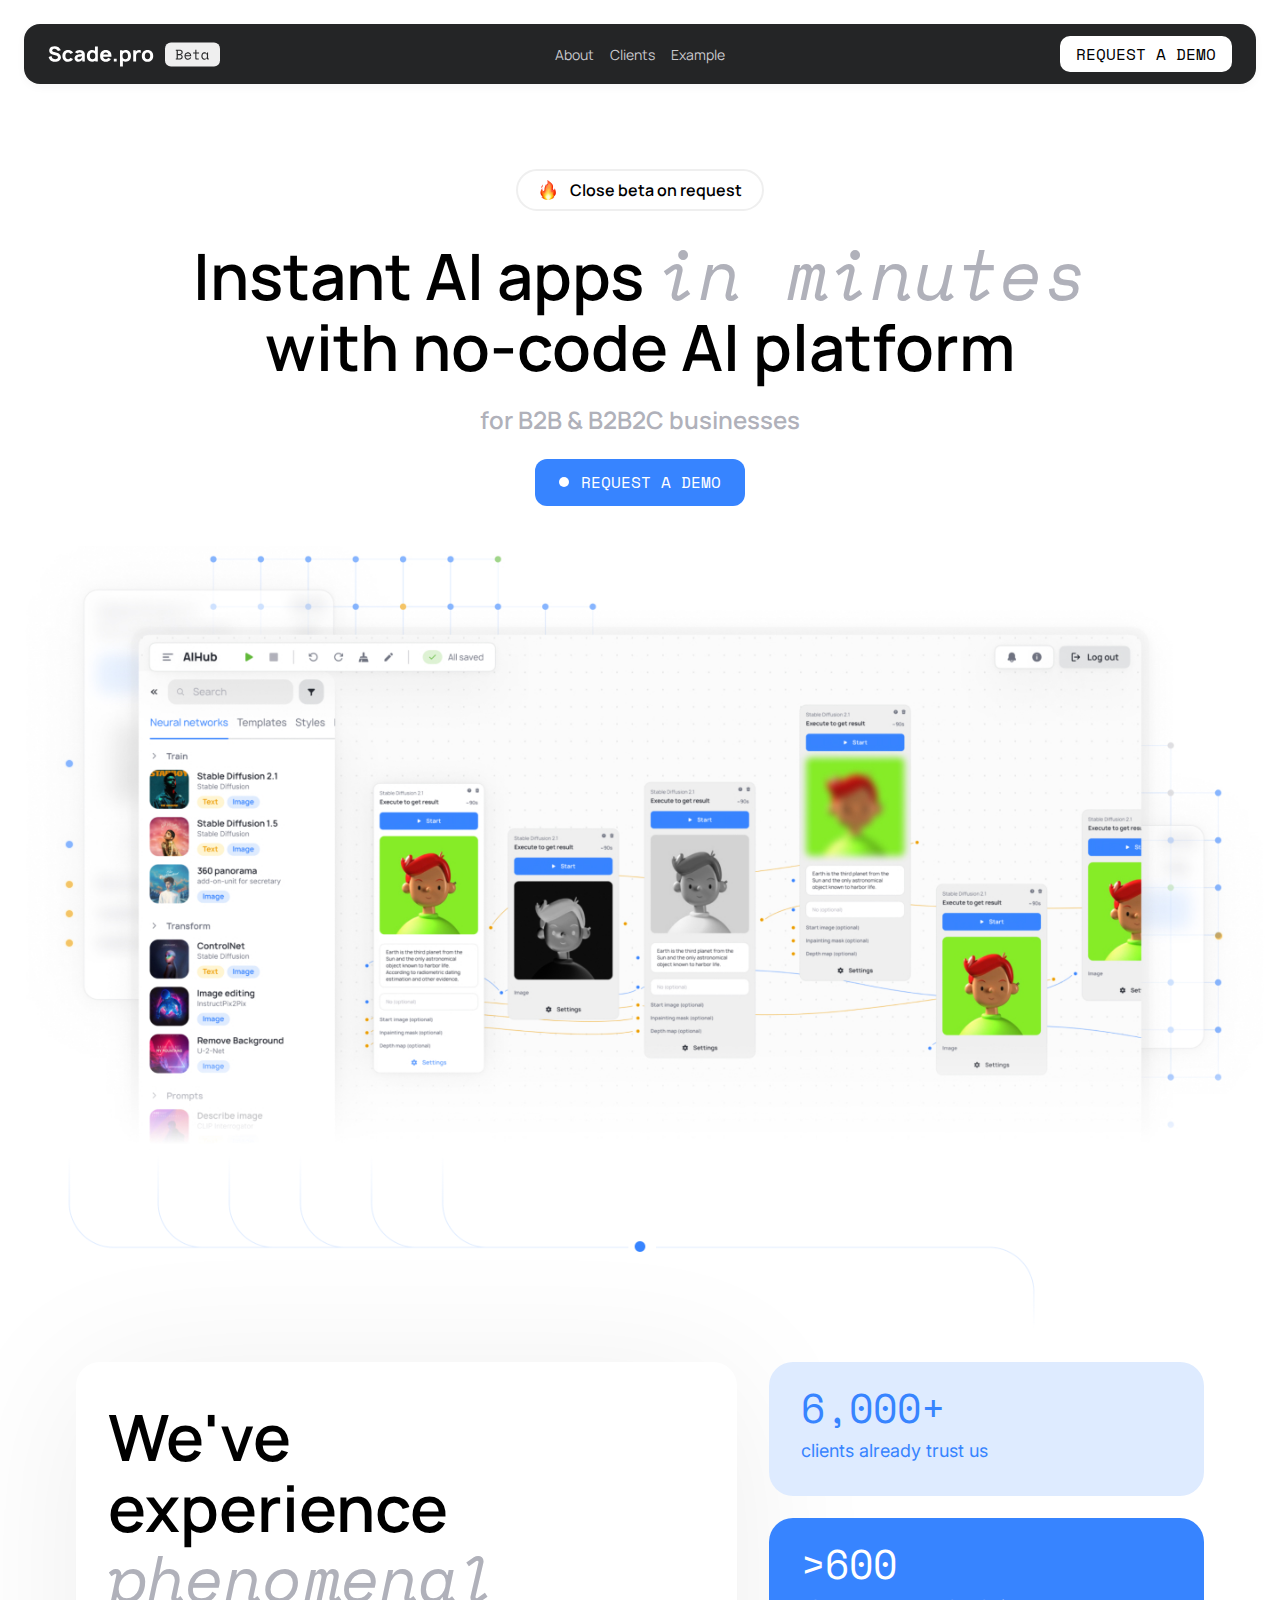
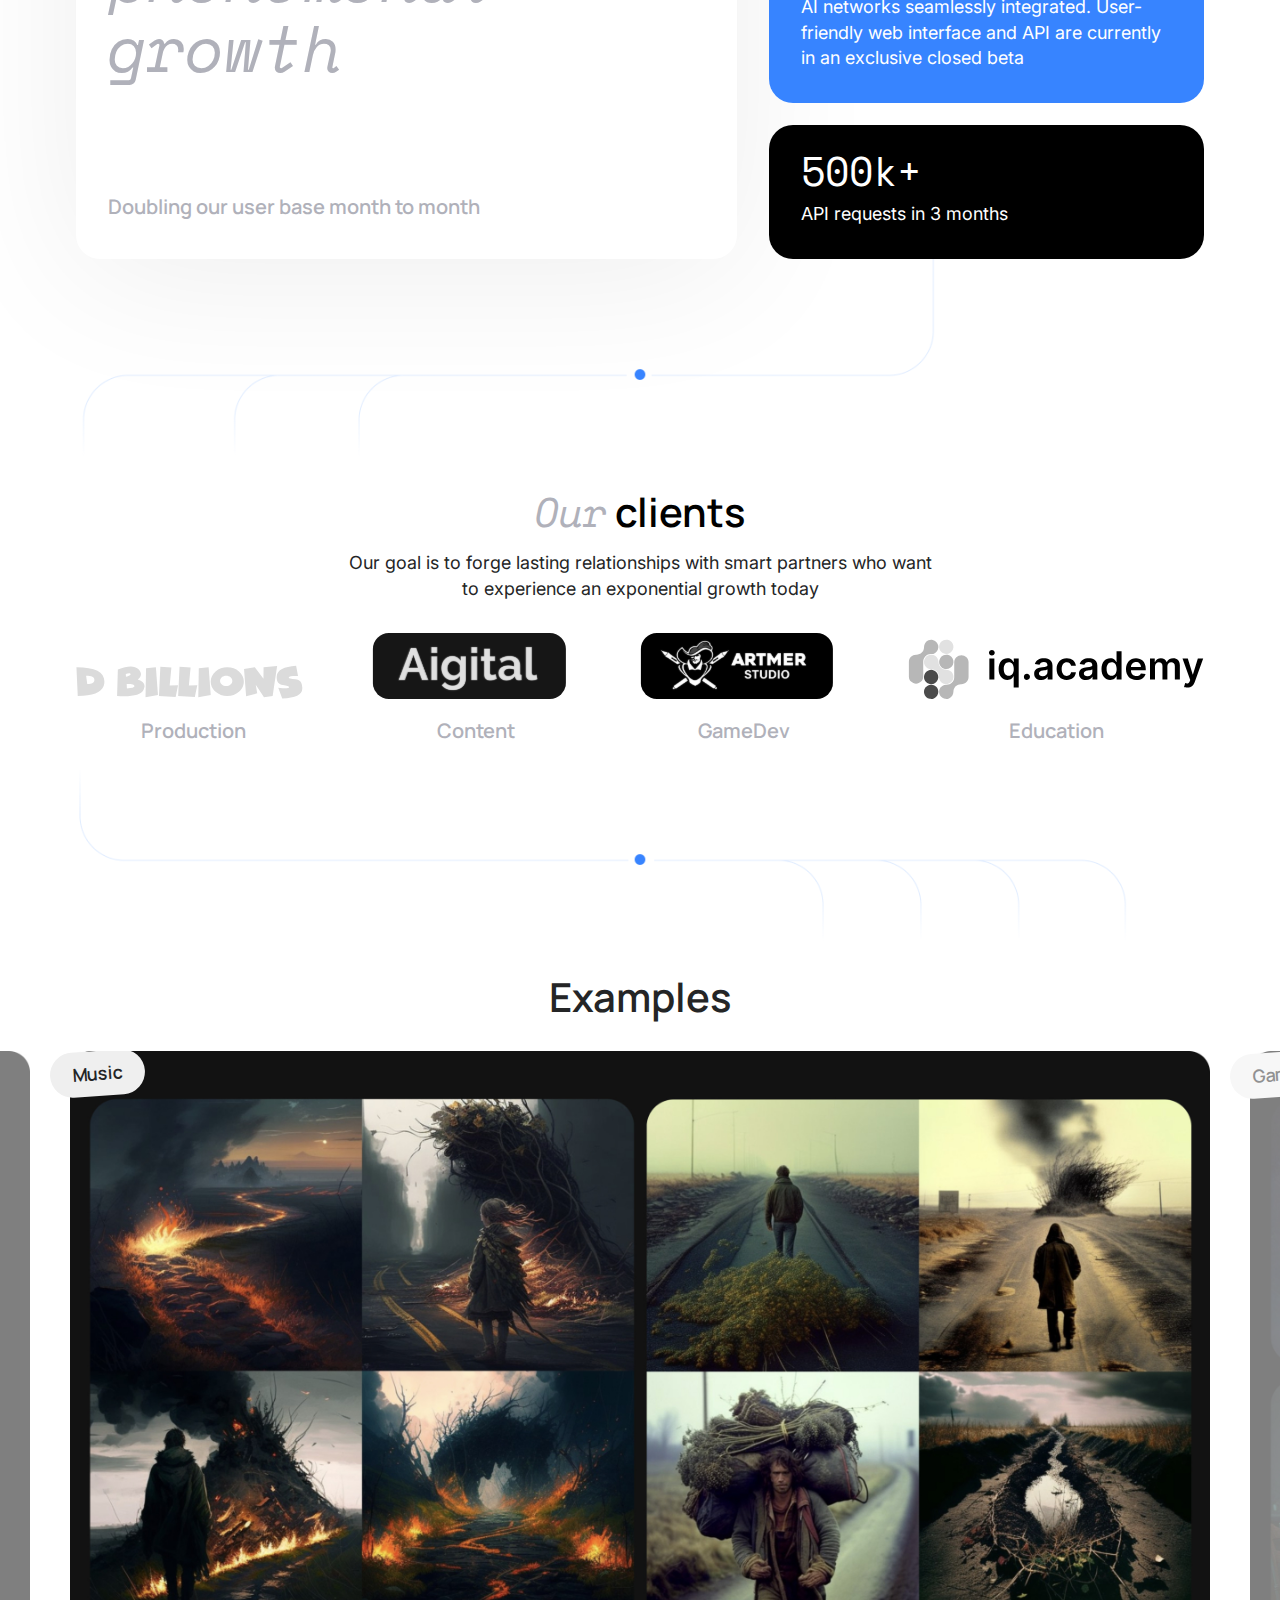
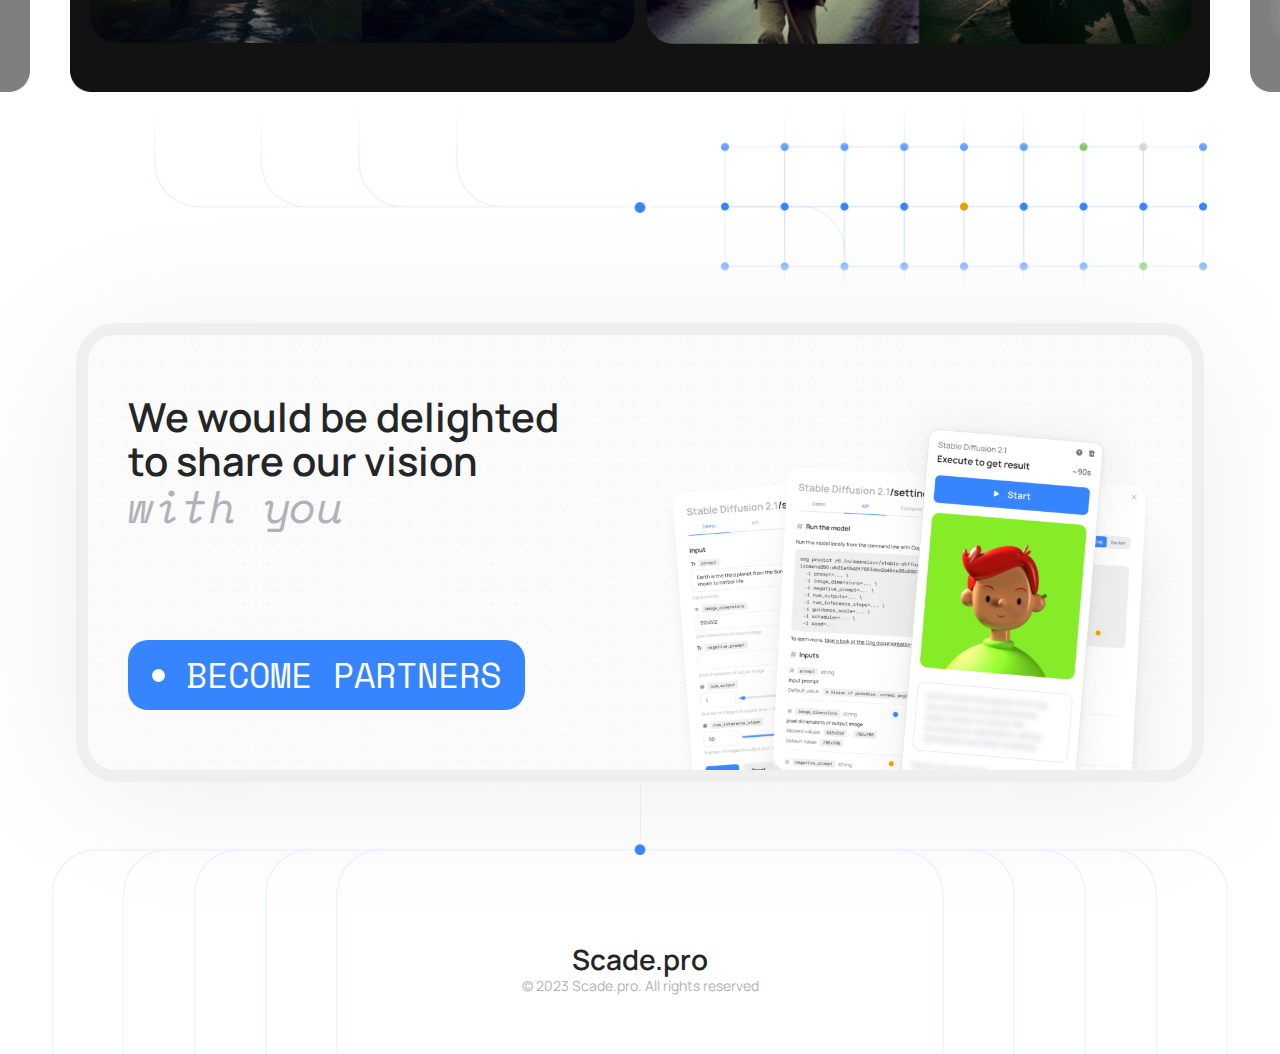
<file: index.html>
<!DOCTYPE html>
<html lang="en">
  <head>
    <meta charset="UTF-8" />
    <meta http-equiv="X-UA-Compatible" content="IE=edge" />
    <meta name="viewport" content="width=device-width, initial-scale=1.0" />
    <title>Scade - instant AI Apps in minutes with no code platform</title>
    <link rel="stylesheet" href="./styles/css/reset.css" />
    <link rel="stylesheet" href="./styles/css/swiper.min.css"/>
    <link rel="stylesheet" href="./styles/css/style.min.css" />
    <link rel="icon" type="image/ico" href="./img/icn_favicon.ico">
  </head>
  <body>
    <div class="overlay-block display-none"></div>
<div class="popup-wr">
      <form id="myForm" class="popup display-none">
        <img class="popup__close-btn" src="./img/icn_popup_close.svg" alt="close button">
      <h5 class="popup__title">Contact with us</h5>
      <input class="popup__input" type="text" name="name" id="name" placeholder="Your name">
      <input class="popup__input" type="text" name="email" id="email" placeholder="Your email / phone number">
       <div class="popup__conditions-wr">
        <input class="popup__checkbox" type="checkbox" name="" id="">
        <p class="popup__conditions">I have read and agree with the <a href="privacyPolicy.html" target="_blank">Privacy Policy and Terms of Use</a></p>
       </div>
       <button type="submit" class="popup__btn disabled">send</button>
    </form>
</div>
 <div class="content-wr">
     <section class="header">
      <div class="header__cnt-wr">
        <div class="header__logo-wr">
          <img src="./img/cnt_header_logo.svg" alt="Scade.pro beta" />
        </div>
        <ul class="header__nav">
          <li><a href="#about">About</a></li>
          <li><a href="#clients">Clients</a</li>
          <li><a href="#example">Example</a></li>
        </ul>
        <button class="header__btn">Request a demo</button>
        <div class="burger-menu">
          <div class="line"></div>
          <div class="line"></div>
          <div class="line"></div>
        </div>
      </div>
      <div class="mobile-menu display-none">
         <ul class="mobile-menu__nav">
          <li><a href="#about">About</a></li>
          <li><a href="#clients">Clients</a</li>
          <li><a href="#example">Example</a></li>
        </ul>
        <button class="mobile-menu__btn">Request a demo</button>
      </div>
    </section>
    <section class="h1-block">
      <div class="beta-label">
        <img src="./img/icn_flame.svg" alt="Flame Icon" />
        <p>Close beta on request</p>
      </div>
      <h1 class="h1-block__title">
        Instant AI apps
        <span class="h1-block__title--span">in&nbsp;minutes</span> with no-code AI
        platform
      </h1>
      <h2 class="h1-block__subtitile">for B2B & B2B2C businesses</h2>
      <button class="h1-block__btn">
        <div class="h1-block__btn--icn"></div>
        Request a demo
      </button>
    </section>
    <div class="main-img-wr">
      <img
        class="main-img-wr__top-img"
        src="./img/bg_main_img_top.jpg"
        alt="hero image"
      />
      <img
        class="main-img-wr__bottom-img"
        src="./img/bg_main_img_bottom.png"
        alt="background lines"
      />
    </div>
    <section  id="about" class="about">
      <div class="about__flex-wr">
        <div class="about__left-col left-col">
          <h3 class="left-col__title">
            We've<br />
            experience
            <span class="left-col__title--span">phenomenal growth</span>
          </h3>
          <p class="left-col__text">Doubling our user base month to month</p>
        </div>
        <div class="about__right-col right-col">
          <div class="right-col__first-block">
            <h3>6,000+</h3>
            <p>clients already trust us</p>
          </div>
          <div class="right-col__second-block">
            <h3>>600</h3>
            <p>
              AI networks seamlessly integrated. User-friendly web interface and
              API are currently in an exclusive closed beta
            </p>
          </div>
          <div class="right-col__third-block">
            <h3>500k+</h3>
            <p>API requests in 3 months</p>
          </div>
        </div>
      </div>
    </section>
    <div class="bg-img-wr">
      <img
        class="bg-img-wr__img"
        src="./img/bg_img_2.png"
        alt="background lines"
      />
    </div>
    <section id="clients" class="clients">
      <div class="clients__text-block">
        <h3 class="clients__title">
          <span class="clients__title--span">Our</span> clients
        </h3>
        <p class="clients__text">
          Our goal is to forge lasting relationships with smart partners who
          want to experience an exponential growth today
        </p>
      </div>
      <ul class="clients__list">
        <li class="clients__list-item">
          <img src="./img/cnt_client_first.svg" alt="" class="clients__img" />
          <p class="clients__description">Production</p>
        </li>
        <li class="clients__list-item">
          <img src="./img/cnt_client_second.svg" alt="" class="clients__img" />
          <p class="clients__description">Content</p>
        </li>
        <li class="clients__list-item">
          <img src="./img/cnt_client_third.svg" alt="" class="clients__img" />
          <p class="clients__description">GameDev</p>
        </li>
        <li class="clients__list-item">
          <img src="./img/cnt_client_fourth.svg" alt="" class="clients__img" />
          <p class="clients__description">Education</p>
        </li>
      </ul>
    </section>
    <div class="bg-img-wr">
      <img
        class="bg-img-wr__img"
        src="./img/bg_img_3.png"
        alt="background lines"
      />
    </div>
    <div id="example" class="slider">
      <h5 class="slider__title"">Examples</h5>
      <div class="swiper slider__holder">
        <div class="slider__slider-track swiper-wrapper">
          <div class="slider__slide swiper-slide">
            <img src="./img/cnt_slider_img_music.jpg" alt="" class="slider__slide-img" />
                       <div class="slider__slide-label">
              <p>Music</p>
            </div>
          </div>
          <div class="slider__slide swiper-slide">
            <img src="./img/cnt_slider_img_gamedev.jpg" alt="" class="slider__slide-img" />
                        <div class="slider__slide-label">
              <p>GameDev</p>
            </div>
          </div>
          <div class="slider__slide swiper-slide">
            <img src="./img/cnt_slider_img_avatars.jpg" alt="" class="slider__slide-img" />
            <div class="slider__slide-label">
              <p>Avatars</p>
            </div>
          </div>
        </div>
      </div>
    </div>
     <div class="bg-img-wr">
      <img
        class="bg-img-wr__img"
        src="./img/bg_img_4.png"
        alt="background lines"
      />
    </div>
    <div class="card-wr">
            <div class="card">
        <div class="card__cnt">
            <h4 class="card__title">
                We would be delighted to share our vision <br><span class="card__title--span">with you</span>
            </h4>
            <button class="card__btn">
                <div class="card__btn--icn"></div>
                 Become&nbsp;partners
            </button>
        </div>
        <img class="card__img" src="./img/cnt_card_img.svg" alt="">
    </div>
    </div>
    <section class="footer">
         <div class="footer__cnt-wr">
            <h4 class="footer__title">Scade.pro</h4>
            <p class="footer__text">© 2023 Scade.pro. All rights reserved</p>
         </div>
    </section>
 </div>
    <script src="./js/swiper.js"></script>
    <script src="./js/index.js"></script>
  </body>
</html>
</file>
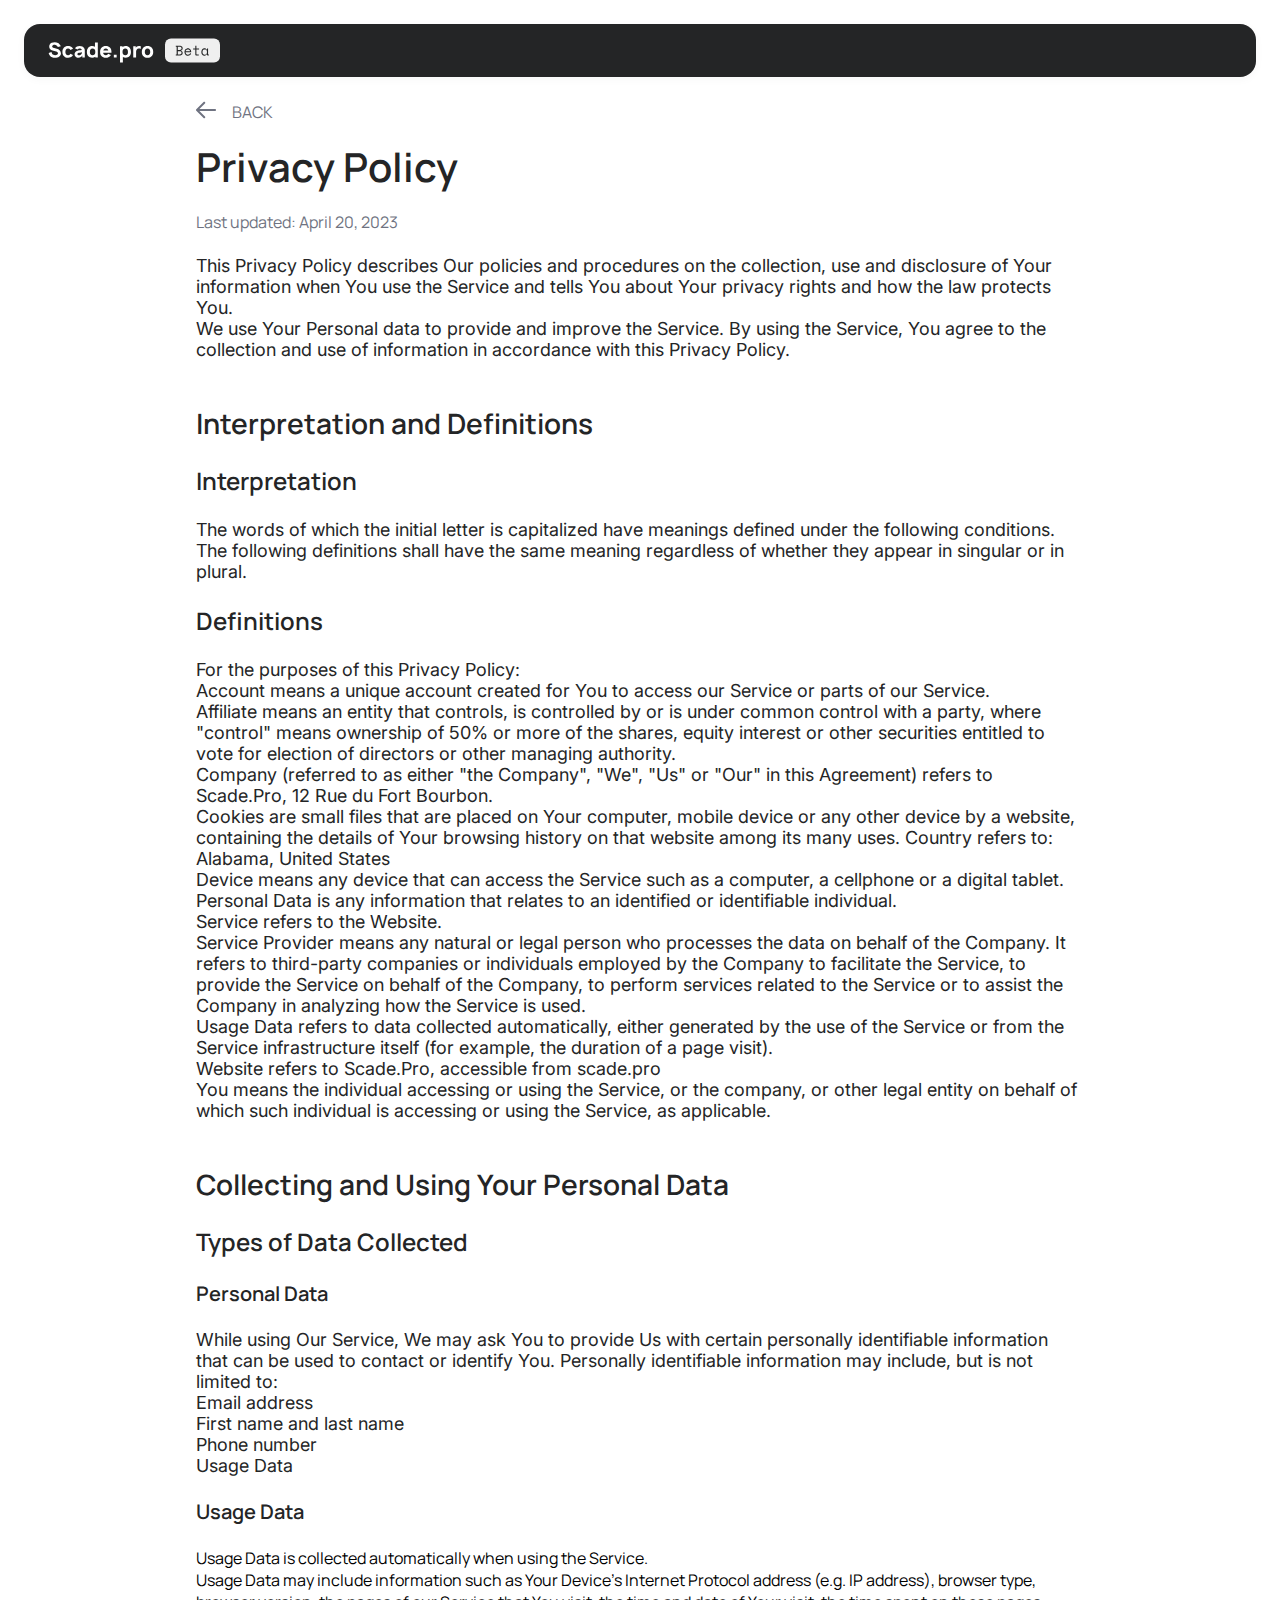
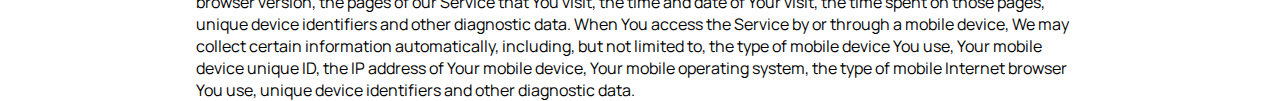
<file: privacyPolicy.html>
<!DOCTYPE html>
<html lang="en">
<head>
    <meta charset="UTF-8">
    <meta http-equiv="X-UA-Compatible" content="IE=edge">
    <meta name="viewport" content="width=device-width, initial-scale=1.0">
    <title>Privacy Policy</title>
    <link rel="stylesheet" href="./styles/css/reset.css" />
    <link rel="stylesheet" href="./styles/css/style.min.css" />
    <link rel="icon" type="image/ico" href="./img/icn_favicon.ico">
</head>
<body>
<section class="header">
      <div class="header__cnt-wr">
        <div class="header__logo-wr">
          <img src="./img/cnt_header_logo.svg" alt="Scade.pro beta" />
        </div>
      </div>
    </section>
    <main>
      <div class="text-container">
        <a href="index.html"><img class="privacy-img" src="./img/icn_arr_back.svg" alt=""><span class="privacy-grey privacy-grey--upper">Back</span></a>
        <br><br>
        <h1 class="privacy-h1">Privacy Policy</h1>
        <br>
        <p class="privacy-grey">Last updated: April 20, 2023</p>
        <br>
        <p class="privacy-text">This Privacy Policy describes Our policies and procedures on the collection, use and disclosure of Your information when You use the Service and tells You about Your privacy rights and how the law protects You.<br>We use Your Personal data to provide and improve the Service. By using the Service, You agree to the collection and use of information in accordance with this Privacy Policy.</p>
        <br><br>
        <h2 class="privacy-h2">
           Interpretation and Definitions
        </h2>
        <br>
        <h3 class="privacy-h3">Interpretation</h3>
        <br>
        <p class="privacy-text">
          The words of which the initial letter is capitalized have meanings defined under the following conditions. The following definitions shall have the same meaning regardless of whether they appear in singular or in plural.
        </p>
        <br>
        <h3 class="privacy-h3">Definitions</h3>
        <br>
        <p class="privacy-text">
          For the purposes of this Privacy Policy:<br>Account means a unique account created for You to access our Service or parts of our Service.<br>Affiliate means an entity that controls, is controlled by or is under common control with a party, where "control" means ownership of 50% or more of the shares, equity interest or other securities entitled to vote for election of directors or other managing authority.<br>Company (referred to as either "the Company", "We", "Us" or "Our" in this Agreement) refers to Scade.Pro, 12 Rue du Fort Bourbon.<br>Cookies are small files that are placed on Your computer, mobile device or any other device by a website, containing the details of Your browsing history on that website among its many uses.
Country refers to: Alabama, United States<br>Device means any device that can access the Service such as a computer, a cellphone or a digital tablet. <br>Personal Data is any information that relates to an identified or identifiable individual. <br>Service refers to the Website. <br>Service Provider means any natural or legal person who processes the data on behalf of the Company. It refers to third-party companies or individuals employed by the Company to facilitate the Service, to provide the Service on behalf of the Company, to perform services related to the Service or to assist the Company in analyzing how the Service is used. <br>Usage Data refers to data collected automatically, either generated by the use of the Service or from the Service infrastructure itself (for example, the duration of a page visit). <br>Website refers to Scade.Pro, accessible from scade.pro <br>You means the individual accessing or using the Service, or the company, or other legal entity on behalf of which such individual is accessing or using the Service, as applicable.
        </p>
        <br><br>
        <h2 class="privacy-h2">
           Collecting and Using Your Personal Data
        </h2>
        <br>
        <h3 class="privacy-h3">Types of Data Collected</h3>
        <br>
        <h4 class="privacy-h4">Personal Data</h4>
        <br>
        <p class="privacy-text">
         While using Our Service, We may ask You to provide Us with certain personally identifiable information that can be used to contact or identify You. Personally identifiable information may include, but is not limited to:<br>Email address<br>First name and last name<br>Phone number<br>Usage Data<br>
        </p>
        <br>
        <h4 class="privacy-h4">Usage Data</h4>
        <br>
        Usage Data is collected automatically when using the Service.<br>Usage Data may include information such as Your Device's Internet Protocol address (e.g. IP address), browser type, browser version, the pages of our Service that You visit, the time and date of Your visit, the time spent on those pages, unique device identifiers and other diagnostic data.
When You access the Service by or through a mobile device, We may collect certain information automatically, including, but not limited to, the type of mobile device You use, Your mobile device unique ID, the IP address of Your mobile device, Your mobile operating system, the type of mobile Internet browser You use, unique device identifiers and other diagnostic data.
      </div>
      </main>
</body>
</html>
</file>
<file: styles/css/style.min.css>
@import"https://fonts.googleapis.com/css?family=Manrope:regular,400,600";@import"https://fonts.googleapis.com/css?family=Space Mono:regular,italic,400,600,800";@import"https://fonts.googleapis.com/css?family=Inter:regular,400,600";body{background-color:F5F5F5;width:100%;height:100%}@media(max-width: 900px){body{overflow-x:hidden}}.bg-img-wr{max-width:1440px;margin:0 auto}.display-none{display:none !important}.disabled{pointer-events:none !important;background-color:#cacace !important}.blur{pointer-events:none !important}.overflow-hidden{overflow:hidden !important}.overlay-block{height:100vh;width:100vw;position:fixed;background-color:#242526;opacity:.3;z-index:999}.input-err{border:1px solid #e5463d !important}.text-container{max-width:888px;margin:0 auto}.success-btn{background:#52c41a !important}.header{max-width:1440px;padding:24px;margin:0 auto}@media(max-width: 480px){.header{padding:12px}}.header__cnt-wr{background-color:#242526;display:-webkit-box;display:-ms-flexbox;display:flex;-webkit-box-pack:justify;-ms-flex-pack:justify;justify-content:space-between;-webkit-box-align:center;-ms-flex-align:center;align-items:center;padding:12px 24px;-webkit-box-shadow:0px 2.25388px 10.0172px rgba(0,0,0,.035);box-shadow:0px 2.25388px 10.0172px rgba(0,0,0,.035);border-radius:16px;position:relative;z-index:10000}.header__nav{display:-webkit-box;display:-ms-flexbox;display:flex;-webkit-box-align:center;-ms-flex-align:center;align-items:center}@media(max-width: 900px){.header__nav{display:none}}.header__nav li:not(:last-child){margin-right:16px}.header__nav li a{color:#cacace;font-size:14px}.header__btn{font-family:"Space Mono";font-style:normal;font-weight:400;font-size:16px;color:#000;padding:6px 16px;text-transform:uppercase;background:#fff;border-radius:10px}@media(max-width: 900px){.header__btn{display:none}}.burger-menu{position:relative;width:18px;height:12px;display:none}@media(max-width: 900px){.burger-menu{display:block}}.line{position:absolute;width:100%;height:2px;background-color:#fff;-webkit-transition:-webkit-transform .2s ease-in-out;transition:-webkit-transform .2s ease-in-out;-o-transition:transform .2s ease-in-out;transition:transform .2s ease-in-out;transition:transform .2s ease-in-out, -webkit-transform .2s ease-in-out}.line:nth-child(1){top:0}.line:nth-child(2){top:50%;-webkit-transform:translateY(-50%);-ms-transform:translateY(-50%);transform:translateY(-50%)}.line:nth-child(3){bottom:0}.burger-menu.active .line:nth-child(1){-webkit-transform:translateY(-3px) rotate(-45deg);-ms-transform:translateY(-3px) rotate(-45deg);transform:translateY(-3px) rotate(-45deg);top:50%}.burger-menu.active .line:nth-child(2){opacity:0}.burger-menu.active .line:nth-child(3){-webkit-transform:translateY(-1px) rotate(45deg);-ms-transform:translateY(-1px) rotate(45deg);transform:translateY(-1px) rotate(45deg);bottom:50%}.h1-block{max-width:947px;display:-webkit-box;display:-ms-flexbox;display:flex;-webkit-box-orient:vertical;-webkit-box-direction:normal;-ms-flex-direction:column;flex-direction:column;margin:0 auto;-webkit-box-align:center;-ms-flex-align:center;align-items:center;-webkit-box-pack:center;-ms-flex-pack:center;justify-content:center;margin-top:61px}.h1-block__title{margin-top:24px;font-family:"Manrope";font-style:normal;font-weight:600;font-size:64px;line-height:110%;text-align:center}@media(max-width: 900px){.h1-block__title{font-size:40px;line-height:44px;max-width:43%}}@media(max-width: 480px){.h1-block__title{max-width:80%}}.h1-block__title--span{color:#b0b1ba;font-family:"Space Mono";font-weight:400;font-size:70px;line-height:77px;font-style:italic}@media(max-width: 900px){.h1-block__title--span{font-size:40px;line-height:44px}}.h1-block__subtitile{font-family:"Manrope";font-style:normal;font-weight:600;font-size:24px;line-height:120%;color:#b0b1ba;margin:24px 0}@media(max-width: 900px){.h1-block__subtitile{font-size:24px;line-height:120%}}.h1-block__btn{background-color:#3784ff;border-radius:12px;padding:12px 24px;color:#fff;display:-webkit-box;display:-ms-flexbox;display:flex;-webkit-box-align:center;-ms-flex-align:center;align-items:center;text-transform:uppercase;font-family:"Space Mono";font-style:normal;font-weight:400;font-size:16px;line-height:140%}.h1-block__btn--icn{width:10px;height:10px;background-color:#fff;border-radius:50%;margin-right:12px}.beta-label{border:2px solid #efefef;border-radius:40px;padding:8px 20px;display:-webkit-box;display:-ms-flexbox;display:flex;font-weight:600}.beta-label :not(:last-child){margin-right:12px}.main-img-wr{max-width:1440px;margin:0 auto;padding-top:40px}.main-img-wr__bottom-img{margin-top:-90px}.about{padding:0 20px;max-width:1168px;padding:0 20px;margin:0 auto;height:497px}@media(max-width: 900px){.about{height:100%}}.about__flex-wr{width:100%;height:100%;display:-webkit-box;display:-ms-flexbox;display:flex;-webkit-box-pack:justify;-ms-flex-pack:justify;justify-content:space-between;-webkit-box-align:stretch;-ms-flex-align:stretch;align-items:stretch}@media(max-width: 900px){.about__flex-wr{-webkit-box-orient:vertical;-webkit-box-direction:normal;-ms-flex-direction:column;flex-direction:column}}.about__left-col{max-width:661px;height:400px;background-color:#fff;-webkit-box-shadow:0px 15px 152px rgba(0,0,0,.07);box-shadow:0px 15px 152px rgba(0,0,0,.07);border-radius:24px}@media(max-width: 900px){.about__left-col{max-width:100%}}.about__right-col{max-width:435px;display:-webkit-box;display:-ms-flexbox;display:flex;-webkit-box-orient:vertical;-webkit-box-direction:normal;-ms-flex-direction:column;flex-direction:column;-webkit-box-pack:justify;-ms-flex-pack:justify;justify-content:space-between}@media(max-width: 900px){.about__right-col{max-width:100%}}.left-col{height:100%;padding:40px 32px;display:-webkit-box;display:-ms-flexbox;display:flex;-webkit-box-orient:vertical;-webkit-box-direction:normal;-ms-flex-direction:column;flex-direction:column;-webkit-box-pack:justify;-ms-flex-pack:justify;justify-content:space-between;margin-right:32px}@media(max-width: 900px){.left-col{margin-right:0;margin-bottom:16px}}.left-col__title{font-family:"Manrope";font-style:normal;font-weight:600;font-size:64px;line-height:110%}@media(max-width: 900px){.left-col__title{font-size:40px;line-height:44px;margin-bottom:16px}}.left-col__title--span{color:#b0b1ba;font-family:"Space Mono";font-weight:400;font-size:64px;line-height:70px;font-style:italic}@media(max-width: 900px){.left-col__title--span{font-size:40px;line-height:44px}}.left-col__text{font-family:"Manrope";font-style:normal;font-weight:600;font-size:20px;line-height:120%;color:#b0b1ba}@media(max-width: 900px){.left-col__text{font-size:20px;line-height:120%}}@media(max-width: 900px){.right-col :not(:last-child){margin-bottom:16px}}.right-col__first-block{background-color:#deebff !important;padding:24px 32px 33px 32px;border-radius:24px}.right-col__first-block>h3{margin-bottom:8px;color:#3784ff;font-family:"Space Mono";font-style:normal;font-weight:400;font-size:40px;line-height:110%}.right-col__first-block>p{font-family:"Inter";font-style:normal;font-weight:400;font-size:18px;line-height:140%;color:#3784ff}.right-col__second-block{background-color:#3784ff;padding:24px 32px 33px 32px;border-radius:24px}.right-col__second-block>h3{margin-bottom:8px;color:#fff;font-family:"Space Mono";font-style:normal;font-weight:400;font-size:40px;line-height:110%}.right-col__second-block>p{font-family:"Inter";font-style:normal;font-weight:400;font-size:18px;line-height:140%;color:#fff}.right-col__third-block{background-color:#000;padding:24px 32px 33px 32px;border-radius:24px}.right-col__third-block>h3{margin-bottom:8px;color:#fff;font-family:"Space Mono";font-style:normal;font-weight:400;font-size:40px;line-height:110%}.right-col__third-block>p{font-family:"Inter";font-style:normal;font-weight:400;font-size:18px;line-height:140%;color:#fff}.clients{max-width:1168px;padding:0 20px;margin:0 auto;display:-webkit-box;display:-ms-flexbox;display:flex;-webkit-box-orient:vertical;-webkit-box-direction:normal;-ms-flex-direction:column;flex-direction:column;-webkit-box-align:center;-ms-flex-align:center;align-items:center}.clients__text-block{display:-webkit-box;display:-ms-flexbox;display:flex;-webkit-box-orient:vertical;-webkit-box-direction:normal;-ms-flex-direction:column;flex-direction:column;max-width:634px}.clients__title{font-weight:600;font-size:40px;line-height:110%;text-align:center;margin-bottom:16px}.clients__title--span{font-family:"Space Mono";font-style:italic;font-weight:400;font-size:40px;line-height:110%;color:#b0b1ba}.clients__text{margin-bottom:32px;font-family:"Inter";font-weight:400;font-size:18px;line-height:140%;font-size:18px;line-height:140%;-webkit-box-align:center;-ms-flex-align:center;align-items:center;text-align:center;color:#242526}.clients__list{display:-webkit-box;display:-ms-flexbox;display:flex;-webkit-box-pack:justify;-ms-flex-pack:justify;justify-content:space-between;-webkit-box-align:end;-ms-flex-align:end;align-items:end}@media(max-width: 900px){.clients__list{-webkit-box-orient:vertical;-webkit-box-direction:normal;-ms-flex-direction:column;flex-direction:column;-webkit-box-align:center;-ms-flex-align:center;align-items:center}}.clients__list :not(:last-child){margin-right:60px}@media(max-width: 900px){.clients__list :not(:last-child){margin-right:0;margin-bottom:32px}}.clients__img{margin-bottom:18px;-webkit-filter:grayscale(100%);filter:grayscale(100%)}.clients__description{font-family:"Manrope";font-style:normal;font-weight:600;font-size:20px;text-align:center;color:#b0b1ba}.slider__holder{max-width:1440px;margin:0 auto;padding:0 50px}.slider__slide{position:relative;opacity:.5}.slider__slide-img{max-width:calc(100% - 40px);display:block;margin:0 auto}.slider__slide-label{position:absolute;top:0;left:0;background:#efefef;border-radius:40px;-webkit-transform:rotate(-3.99deg);-ms-transform:rotate(-3.99deg);transform:rotate(-3.99deg);padding:10px 22px}.slider__slide-label p{font-weight:600;font-size:18px;line-height:140%;color:#242526}.slider__slide.current{opacity:1}.slider__title{font-weight:600;font-size:40px;line-height:110%;text-align:center;color:#242526;margin-bottom:32px}.card-wr{max-width:1168px;padding:0 20px;margin:0 auto}.card{background-image:url(../../img/bg_card.png);display:-webkit-box;display:-ms-flexbox;display:flex;border:12px solid #efefef;-webkit-box-shadow:0px 15px 152px rgba(0,0,0,.07);box-shadow:0px 15px 152px rgba(0,0,0,.07);border-radius:40px;-webkit-box-pack:justify;-ms-flex-pack:justify;justify-content:space-between;padding:60px 10px 60px 40px;background-size:70%}@media(max-width: 900px){.card{-webkit-box-orient:vertical;-webkit-box-direction:normal;-ms-flex-direction:column;flex-direction:column;padding:24px 12px 60px 12px}}.card__cnt{display:-webkit-box;display:-ms-flexbox;display:flex;-webkit-box-orient:vertical;-webkit-box-direction:normal;-ms-flex-direction:column;flex-direction:column;-webkit-box-align:baseline;-ms-flex-align:baseline;align-items:baseline;-webkit-box-pack:justify;-ms-flex-pack:justify;justify-content:space-between}.card__title{font-weight:600;font-size:40px;line-height:110%;color:#242526;margin-bottom:16px}@media(max-width: 900px){.card__title{font-size:28px;line-height:36px}}.card__title--span{font-family:"Space Mono";font-weight:400;font-size:44px;line-height:48px;color:#b0b1ba;font-style:italic}@media(max-width: 900px){.card__title--span{font-size:28px;line-height:36px}}.card__btn{display:-webkit-box;display:-ms-flexbox;display:flex;-webkit-box-orient:horizontal;-webkit-box-direction:normal;-ms-flex-direction:row;flex-direction:row;-webkit-box-pack:center;-ms-flex-pack:center;justify-content:center;-webkit-box-align:center;-ms-flex-align:center;align-items:center;padding:16px 24px;background:#3784ff;border-radius:20px;color:#fff;font-family:"Space Mono";font-style:normal;font-weight:400;font-size:35px;line-height:110%;text-transform:uppercase}@media(max-width: 900px){.card__btn{font-size:20px;line-height:28px;margin-top:32px}}@media(max-width: 480px){.card__btn{width:100%}}.card__btn--icn{width:13px;height:13px;margin-right:21px;background-color:#fff;border-radius:50%}@media(max-width: 900px){.card__btn--icn{height:10px;width:10px}}.card__img{margin-bottom:-60px}@media(max-width: 1024px){.card__img{max-width:40%}}@media(max-width: 900px){.card__img{max-width:100%}}.footer{background-image:url(../../img/bg_lines_5.png);max-width:1440px;margin:0 auto;height:270px;background-size:cover;background-repeat:no-repeat;background-position:center;padding-top:100px;position:relative;bottom:-2px;z-index:10}.footer__cnt-wr{display:-webkit-box;display:-ms-flexbox;display:flex;width:100%;height:100%;-webkit-box-orient:vertical;-webkit-box-direction:normal;-ms-flex-direction:column;flex-direction:column;-webkit-box-pack:center;-ms-flex-pack:center;justify-content:center;-webkit-box-align:center;-ms-flex-align:center;align-items:center}.footer__title{font-weight:600;font-size:28px;line-height:120%;color:#242526}.footer__text{font-size:14px;line-height:140%;color:#b0b1ba}.popup-wr{display:-webkit-box;display:-ms-flexbox;display:flex;-webkit-box-align:center;-ms-flex-align:center;align-items:center;-webkit-box-pack:center;-ms-flex-pack:center;justify-content:center;position:relative;z-index:999}.popup{z-index:999;position:fixed;top:21%;padding:40px 65px;background-image:url(../../img/bg_card.png);background-size:cover;display:-webkit-box;display:-ms-flexbox;display:flex;-webkit-box-orient:vertical;-webkit-box-direction:normal;-ms-flex-direction:column;flex-direction:column;-webkit-box-pack:center;-ms-flex-pack:center;justify-content:center;-webkit-box-align:center;-ms-flex-align:center;align-items:center;border:12px solid #efefef;-webkit-box-shadow:0px 15px 152px rgba(0,0,0,.07);box-shadow:0px 15px 152px rgba(0,0,0,.07);border-radius:40px;margin:0 20px}.popup :not(:last-child){margin-bottom:24px}@media(max-width: 900px){.popup{padding:24px}}.popup__close-btn{position:absolute;top:13px;right:20px}.popup__title{font-weight:600;font-size:40px;line-height:110%;text-align:center;color:#242526}@media(max-width: 900px){.popup__title{font-size:28px;line-height:120%}}.popup__input{width:442px;height:46px;padding:12px 16px;background:#fff;border:1px solid #e1e3e4;border-radius:12px}@media(max-width: 900px){.popup__input{width:263px}}.popup__input::-webkit-input-placeholder{font-size:16px;line-height:140%;display:-webkit-box;display:flex;-webkit-box-align:center;align-items:center;color:#b0b1ba}.popup__input::-moz-placeholder{font-size:16px;line-height:140%;display:flex;align-items:center;color:#b0b1ba}.popup__input:-ms-input-placeholder{font-size:16px;line-height:140%;display:-ms-flexbox;display:flex;-ms-flex-align:center;align-items:center;color:#b0b1ba}.popup__input::-ms-input-placeholder{font-size:16px;line-height:140%;display:-ms-flexbox;display:flex;-ms-flex-align:center;align-items:center;color:#b0b1ba}.popup__input::placeholder{font-size:16px;line-height:140%;display:-webkit-box;display:-ms-flexbox;display:flex;-webkit-box-align:center;-ms-flex-align:center;align-items:center;color:#b0b1ba}.popup__conditions-wr{display:-webkit-box;display:-ms-flexbox;display:flex}@media(max-width: 900px){.popup__conditions-wr{width:263px}}.popup__checkbox{background:#fff;border:1px solid #e1e3e4;border-radius:5px;height:20px;width:20px;margin-right:16px}.popup__conditions{font-size:14px;line-height:140%;color:#242526}.popup__conditions a{color:#242526;text-decoration:underline}.popup__btn{background:#3784ff;border-radius:12px;padding:12px 24px;text-transform:uppercase;color:#fff;font-family:"Space Mono";font-weight:400;font-size:16px;line-height:140%}.mobile-menu{width:100%;height:274px;background:#242526;-webkit-box-shadow:0px 2.25388px 10.0172px rgba(0,0,0,.035);box-shadow:0px 2.25388px 10.0172px rgba(0,0,0,.035);border-radius:16px;display:-webkit-box;display:-ms-flexbox;display:flex;-webkit-box-orient:vertical;-webkit-box-direction:normal;-ms-flex-direction:column;flex-direction:column;-webkit-box-align:center;-ms-flex-align:center;align-items:center;-webkit-box-pack:center;-ms-flex-pack:center;justify-content:center;position:absolute;margin-top:-32px;width:calc(100% - 48px);z-index:9999}@media(max-width: 480px){.mobile-menu{width:calc(100% - 24px)}}.mobile-menu__nav{-webkit-box-align:center;-ms-flex-align:center;align-items:center;display:-webkit-box;display:-ms-flexbox;display:flex;-webkit-box-orient:vertical;-webkit-box-direction:normal;-ms-flex-direction:column;flex-direction:column;text-align:center}.mobile-menu__nav li:not(:last-child){margin-bottom:24px}.mobile-menu__nav li a{color:#cacace;font-size:14px;line-height:140%}.mobile-menu__btn{font-family:"Space Mono";font-style:normal;font-weight:400;font-size:16px;color:#000;padding:6px 16px;text-transform:uppercase;background:#fff;border-radius:10px;margin-top:32px}.privacy-h1{font-family:"Manrope";font-style:normal;font-weight:600;font-size:40px;line-height:110%;color:#242526}.privacy-grey{font-family:"Manrope";font-style:normal;font-weight:400;font-size:16px;color:#6f7381}.privacy-grey--upper{text-transform:uppercase}.privacy-h2{font-family:"Manrope";font-style:normal;font-weight:600;font-size:28px;color:#242526}.privacy-h3{font-family:"Manrope";font-style:normal;font-weight:600;font-size:24px;color:#242526}.privacy-h4{font-family:"Manrope";font-style:normal;font-weight:600;font-size:20px;color:#242526}.privacy-text{font-family:"Inter";font-style:normal;font-weight:400;font-size:18px;color:#242526}.privacy-img{margin-right:16px}.text-container{max-width:888px;margin:0 auto}@media(max-width: 900px){.text-container{max-width:340px}}
</file>
